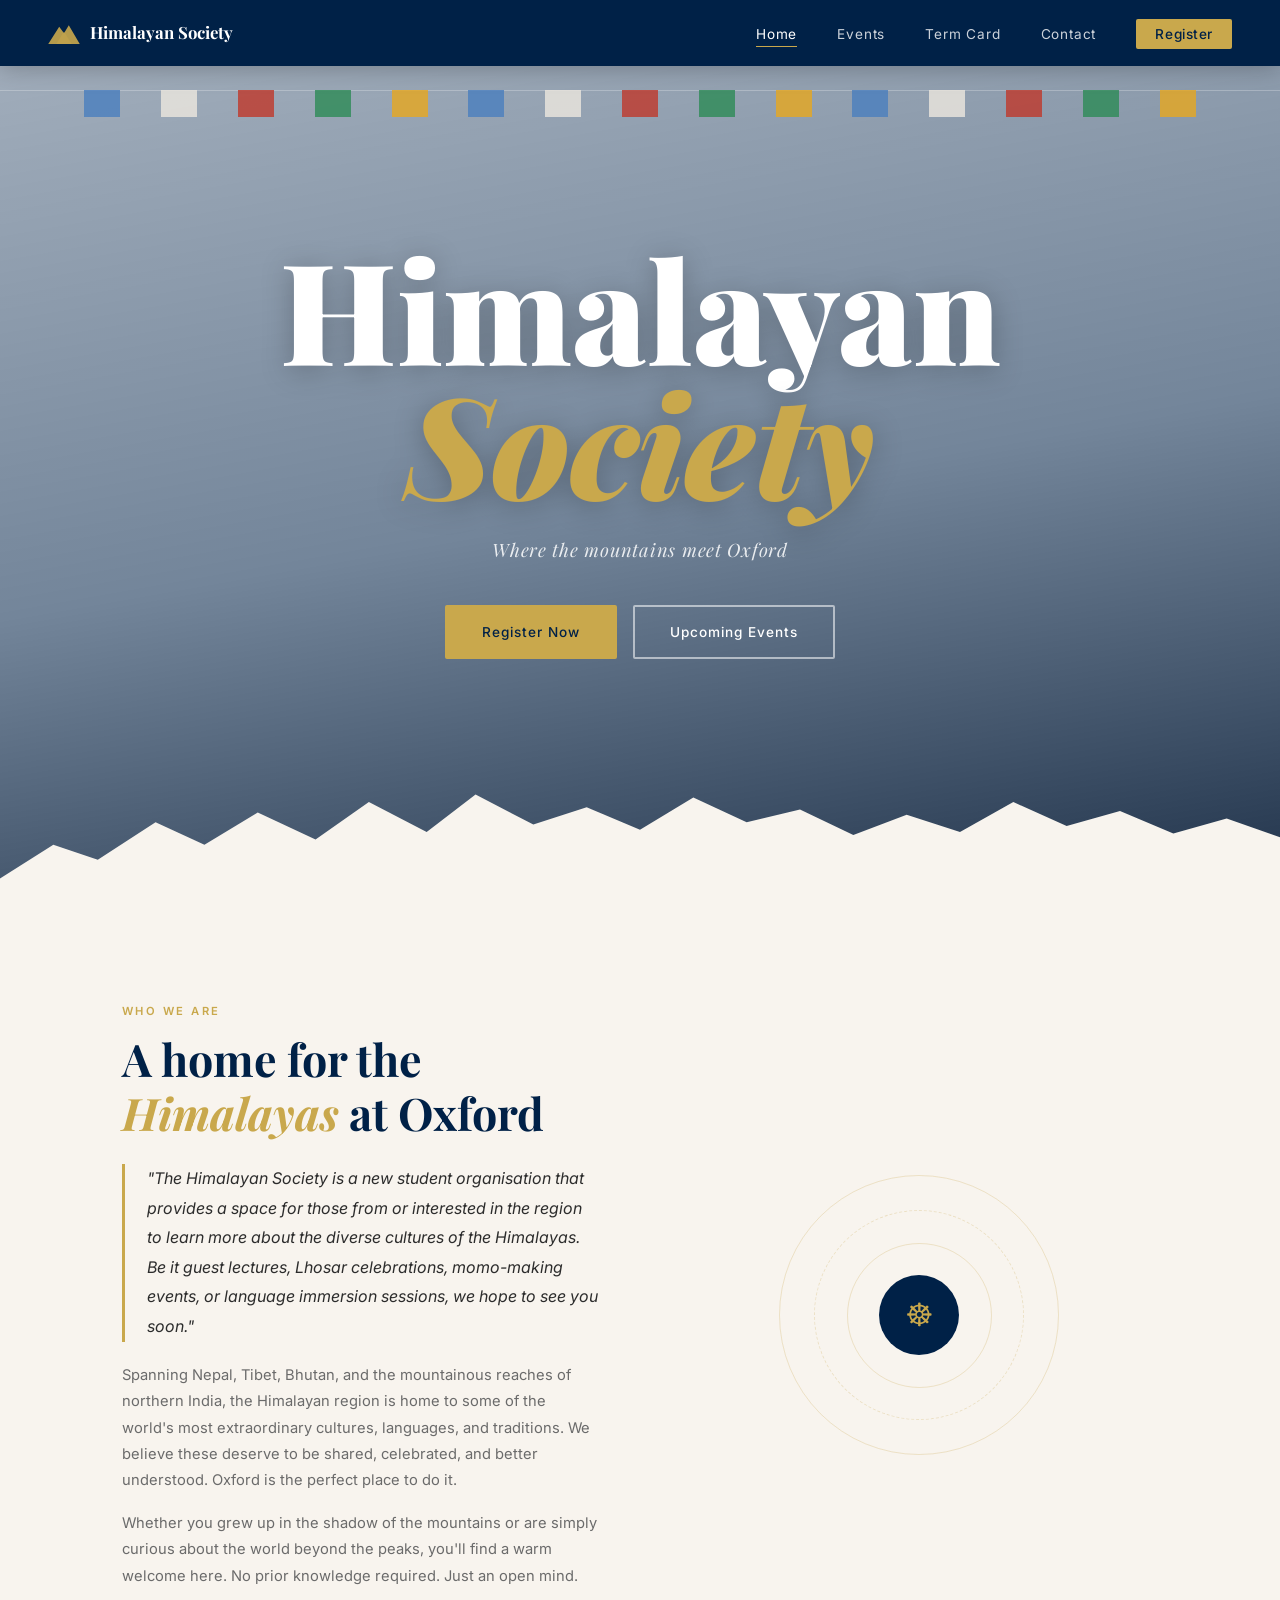
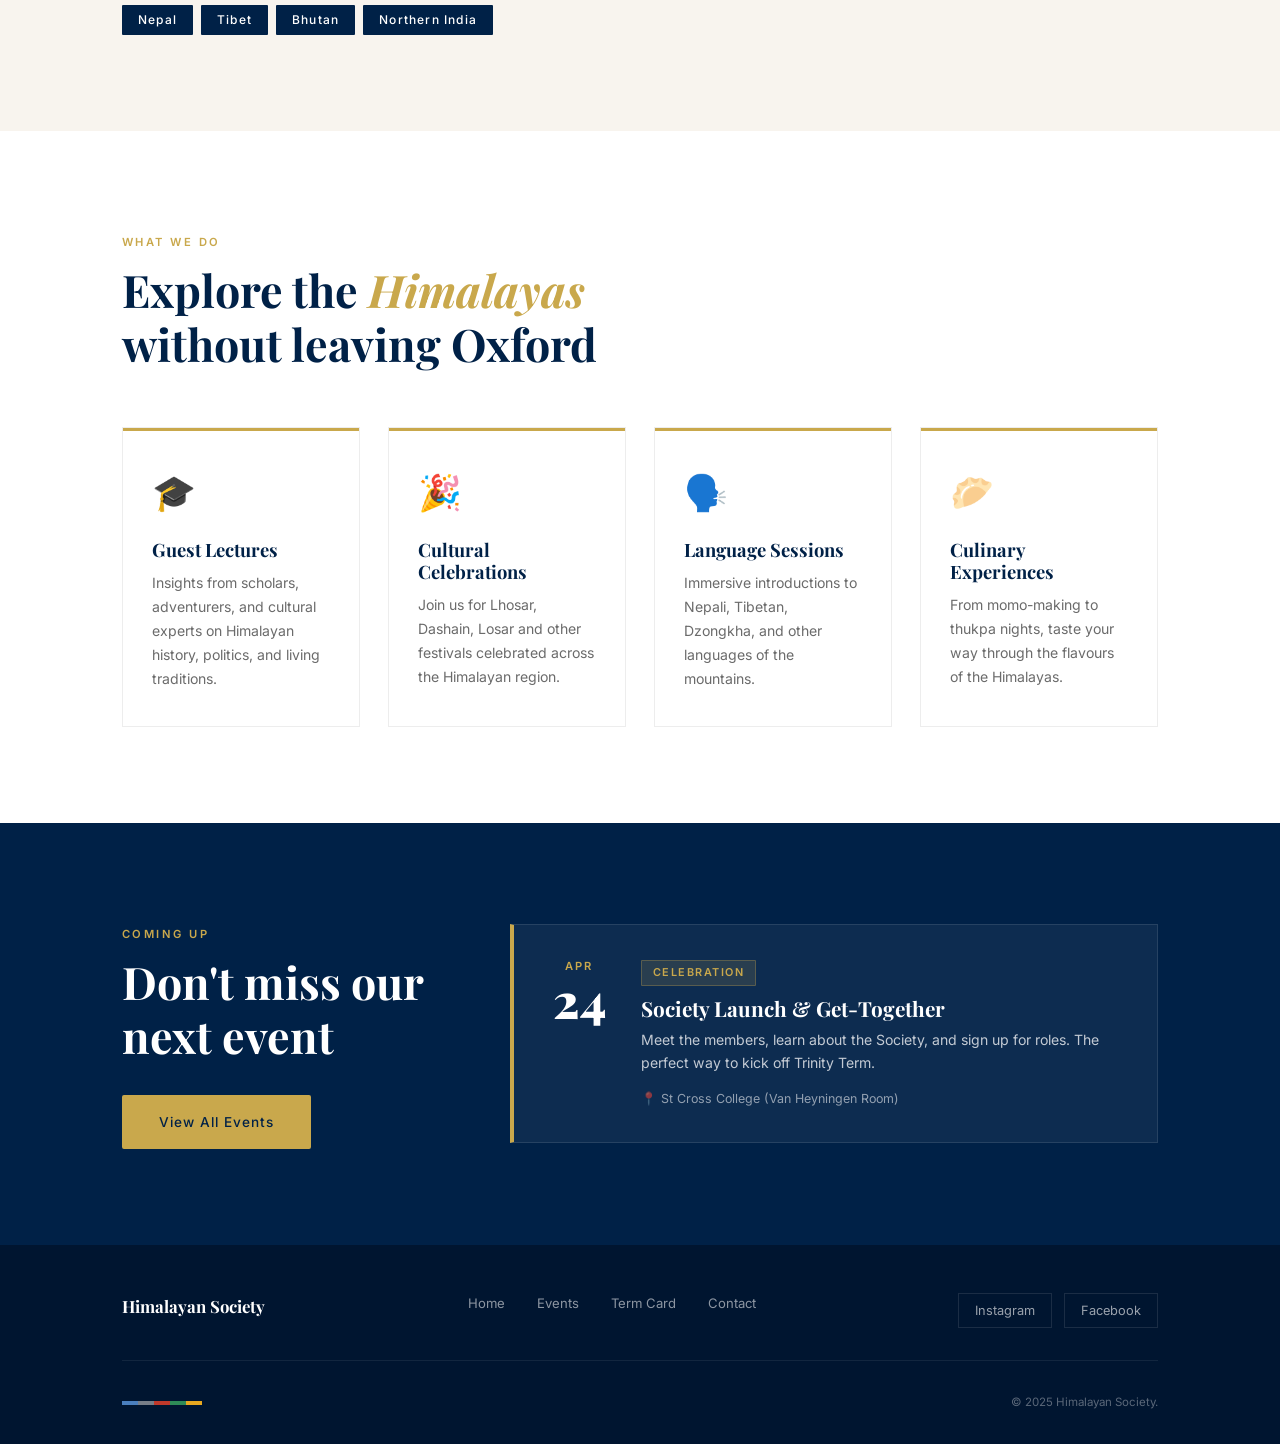
<file: index.html>
<!DOCTYPE html>
<html lang="en">
<head>
  <meta charset="UTF-8" />
  <meta name="viewport" content="width=device-width, initial-scale=1.0" />
  <title>Himalayan Society</title>
  <link rel="preconnect" href="https://fonts.googleapis.com" />
  <link rel="preconnect" href="https://fonts.gstatic.com" crossorigin />
  <link href="https://fonts.googleapis.com/css2?family=Playfair+Display:ital,wght@0,400;0,700;0,900;1,400&family=Inter:wght@300;400;500;600&display=swap" rel="stylesheet" />
  <link rel="icon" type="image/svg+xml" href="favicon.svg" />
  <link rel="stylesheet" href="css/style.css" />
</head>
<body>

  <!-- Navigation -->
  <nav class="navbar" id="navbar">
    <a href="index.html" class="nav-logo">
      <svg class="logo-mountain" viewBox="0 0 40 28" fill="none" xmlns="http://www.w3.org/2000/svg">
        <path d="M0 28 L14 6 L20 14 L26 4 L40 28 Z" fill="currentColor" opacity="0.9"/>
        <path d="M10 28 L20 12 L30 28 Z" fill="currentColor" opacity="0.5"/>
      </svg>
      <span>Himalayan Society</span>
    </a>
    <ul class="nav-links" id="navLinks">
      <li><a href="index.html" class="active">Home</a></li>
      <li><a href="events.html">Events</a></li>
      <li><a href="termcard.html">Term Card</a></li>
      <li><a href="contact.html">Contact</a></li>
      <li><a href="https://forms.office.com/pages/responsepage.aspx?id=G96VzPWXk0-0uv5ouFLPkbThJP8VWiFGutqd9GzmrXRUQklOUDNMNTVOVUVBR1A0MFYySkZDRlcwTS4u&route=shorturl" class="nav-register" target="_blank" rel="noopener">Register</a></li>
    </ul>
    <button class="nav-toggle" id="navToggle" aria-label="Toggle menu">
      <span></span><span></span><span></span>
    </button>
  </nav>

  <!-- Hero -->
  <section class="hero">
    <div class="hero-bg"></div>
    <div class="hero-overlay"></div>

    <!-- Prayer flag rope -->
    <div class="prayer-rope" aria-hidden="true">
      <div class="rope-line"></div>
      <div class="flags-container">
        <span class="flag f-blue"></span>
        <span class="flag f-white"></span>
        <span class="flag f-red"></span>
        <span class="flag f-green"></span>
        <span class="flag f-yellow"></span>
        <span class="flag f-blue"></span>
        <span class="flag f-white"></span>
        <span class="flag f-red"></span>
        <span class="flag f-green"></span>
        <span class="flag f-yellow"></span>
        <span class="flag f-blue"></span>
        <span class="flag f-white"></span>
        <span class="flag f-red"></span>
        <span class="flag f-green"></span>
        <span class="flag f-yellow"></span>
      </div>
    </div>

    <div class="hero-content" id="heroContent">
      <!-- <p class="hero-eyebrow">University of Oxford</p> -->
      <h1 class="hero-title">Himalayan<br /><em>Society</em></h1>
      <p class="hero-tagline">Where the mountains meet Oxford</p>
      <div class="hero-cta">
        <a href="https://forms.office.com/pages/responsepage.aspx?id=G96VzPWXk0-0uv5ouFLPkbThJP8VWiFGutqd9GzmrXRUQklOUDNMNTVOVUVBR1A0MFYySkZDRlcwTS4u&route=shorturl" class="btn btn-gold" target="_blank" rel="noopener">Register Now</a>
        <a href="events.html" class="btn btn-ghost">Upcoming Events</a>
      </div>
    </div>

    <!-- Mountain silhouette -->
    <div class="mountain-edge" aria-hidden="true">
      <svg viewBox="0 0 1440 160" preserveAspectRatio="none" xmlns="http://www.w3.org/2000/svg">
        <path d="M0,160 L0,130 L60,85 L110,105 L175,55 L230,85 L290,42 L355,78 L415,28 L480,68 L535,18 L600,58 L660,35 L720,65 L780,22 L840,55 L900,38 L960,72 L1020,45 L1080,68 L1140,28 L1200,60 L1260,40 L1320,70 L1380,50 L1440,75 L1440,160 Z" fill="currentColor"/>
      </svg>
    </div>
  </section>

  <!-- About -->
  <section class="about" id="about">
    <div class="container">
      <div class="about-grid">
        <div class="about-text" data-animate>
          <span class="label">Who We Are</span>
          <h2>A home for the <em>Himalayas</em> at Oxford</h2>
          <blockquote>
            "The Himalayan Society is a new student organisation that provides a space for those from or interested in the region to learn more about the diverse cultures of the Himalayas. Be it guest lectures, Lhosar celebrations, momo-making events, or language immersion sessions, we hope to see you soon."
          </blockquote>
          <p class="about-body">
            Spanning Nepal, Tibet, Bhutan, and the mountainous reaches of northern India, the Himalayan region is home to some of the world's most extraordinary cultures, languages, and traditions. We believe these deserve to be shared, celebrated, and better understood. Oxford is the perfect place to do it.
          </p>
          <p class="about-body">
            Whether you grew up in the shadow of the mountains or are simply curious about the world beyond the peaks, you'll find a warm welcome here. No prior knowledge required. Just an open mind.
          </p>
          <div class="region-tags">
            <span>Nepal</span>
            <span>Tibet</span>
            <span>Bhutan</span>
            <span>Northern India</span>
          </div>
        </div>
        <div class="about-visual" data-animate>
          <div class="mandala">
            <div class="mandala-ring r1"></div>
            <div class="mandala-ring r2"></div>
            <div class="mandala-ring r3"></div>
            <div class="mandala-center">
              <span class="mandala-symbol">☸&#xFE0E;</span>
            </div>
          </div>
        </div>
      </div>
    </div>
  </section>

  <!-- What We Do -->
  <section class="activities">
    <div class="container">
      <div class="section-head">
        <span class="label">What We Do</span>
        <h2>Explore the <em>Himalayas</em><br />without leaving Oxford</h2>
      </div>
      <div class="activity-grid">
        <div class="activity-card" data-animate>
          <div class="card-accent"></div>
          <div class="card-icon">🎓</div>
          <h3>Guest Lectures</h3>
          <p>Insights from scholars, adventurers, and cultural experts on Himalayan history, politics, and living traditions.</p>
        </div>
        <div class="activity-card" data-animate>
          <div class="card-accent"></div>
          <div class="card-icon">🎉</div>
          <h3>Cultural Celebrations</h3>
          <p>Join us for Lhosar, Dashain, Losar and other festivals celebrated across the Himalayan region.</p>
        </div>
        <div class="activity-card" data-animate>
          <div class="card-accent"></div>
          <div class="card-icon">🗣️</div>
          <h3>Language Sessions</h3>
          <p>Immersive introductions to Nepali, Tibetan, Dzongkha, and other languages of the mountains.</p>
        </div>
        <div class="activity-card" data-animate>
          <div class="card-accent"></div>
          <div class="card-icon">🥟</div>
          <h3>Culinary Experiences</h3>
          <p>From momo-making to thukpa nights, taste your way through the flavours of the Himalayas.</p>
        </div>
      </div>
    </div>
  </section>

  <!-- Events teaser -->
  <section class="events-teaser">
    <div class="container">
      <div class="teaser-inner" data-animate>
        <div class="teaser-text">
          <span class="label">Coming Up</span>
          <h2>Don't miss our<br />next event</h2>
          <a href="events.html" class="btn btn-gold">View All Events</a>
        </div>
        <div class="teaser-card">
          <div class="event-date">
            <span class="month">Apr</span>
            <span class="day">24</span>
          </div>
          <div class="event-body">
            <span class="event-tag">Celebration</span>
            <h3>Society Launch &amp; Get-Together</h3>
            <p>Meet the members, learn about the Society, and sign up for roles. The perfect way to kick off Trinity Term.</p>
            <span class="event-location">📍 St Cross College (Van Heyningen Room)</span>
          </div>
        </div>
      </div>
    </div>
  </section>

  <!-- Footer -->
  <footer>
    <div class="container">
      <div class="footer-grid">
        <div class="footer-brand">
          <p class="footer-name">Himalayan Society</p>
          <!-- <p class="footer-sub">University of Oxford</p> -->
        </div>
        <nav class="footer-nav">
          <a href="index.html">Home</a>
          <a href="events.html">Events</a>
          <a href="termcard.html">Term Card</a>
          <a href="contact.html">Contact</a>
        </nav>
        <div class="footer-social">
          <a href="#" class="social-btn">Instagram</a>
          <a href="#" class="social-btn">Facebook</a>
        </div>
      </div>
      <div class="footer-bottom">
        <div class="prayer-strip" aria-hidden="true">
          <span class="ps blue"></span><span class="ps white"></span><span class="ps red"></span><span class="ps green"></span><span class="ps yellow"></span>
        </div>
        <p>© 2025 Himalayan Society.</p>
      </div>
    </div>
  </footer>

  <script src="js/main.js"></script>
</body>
</html>
</file>
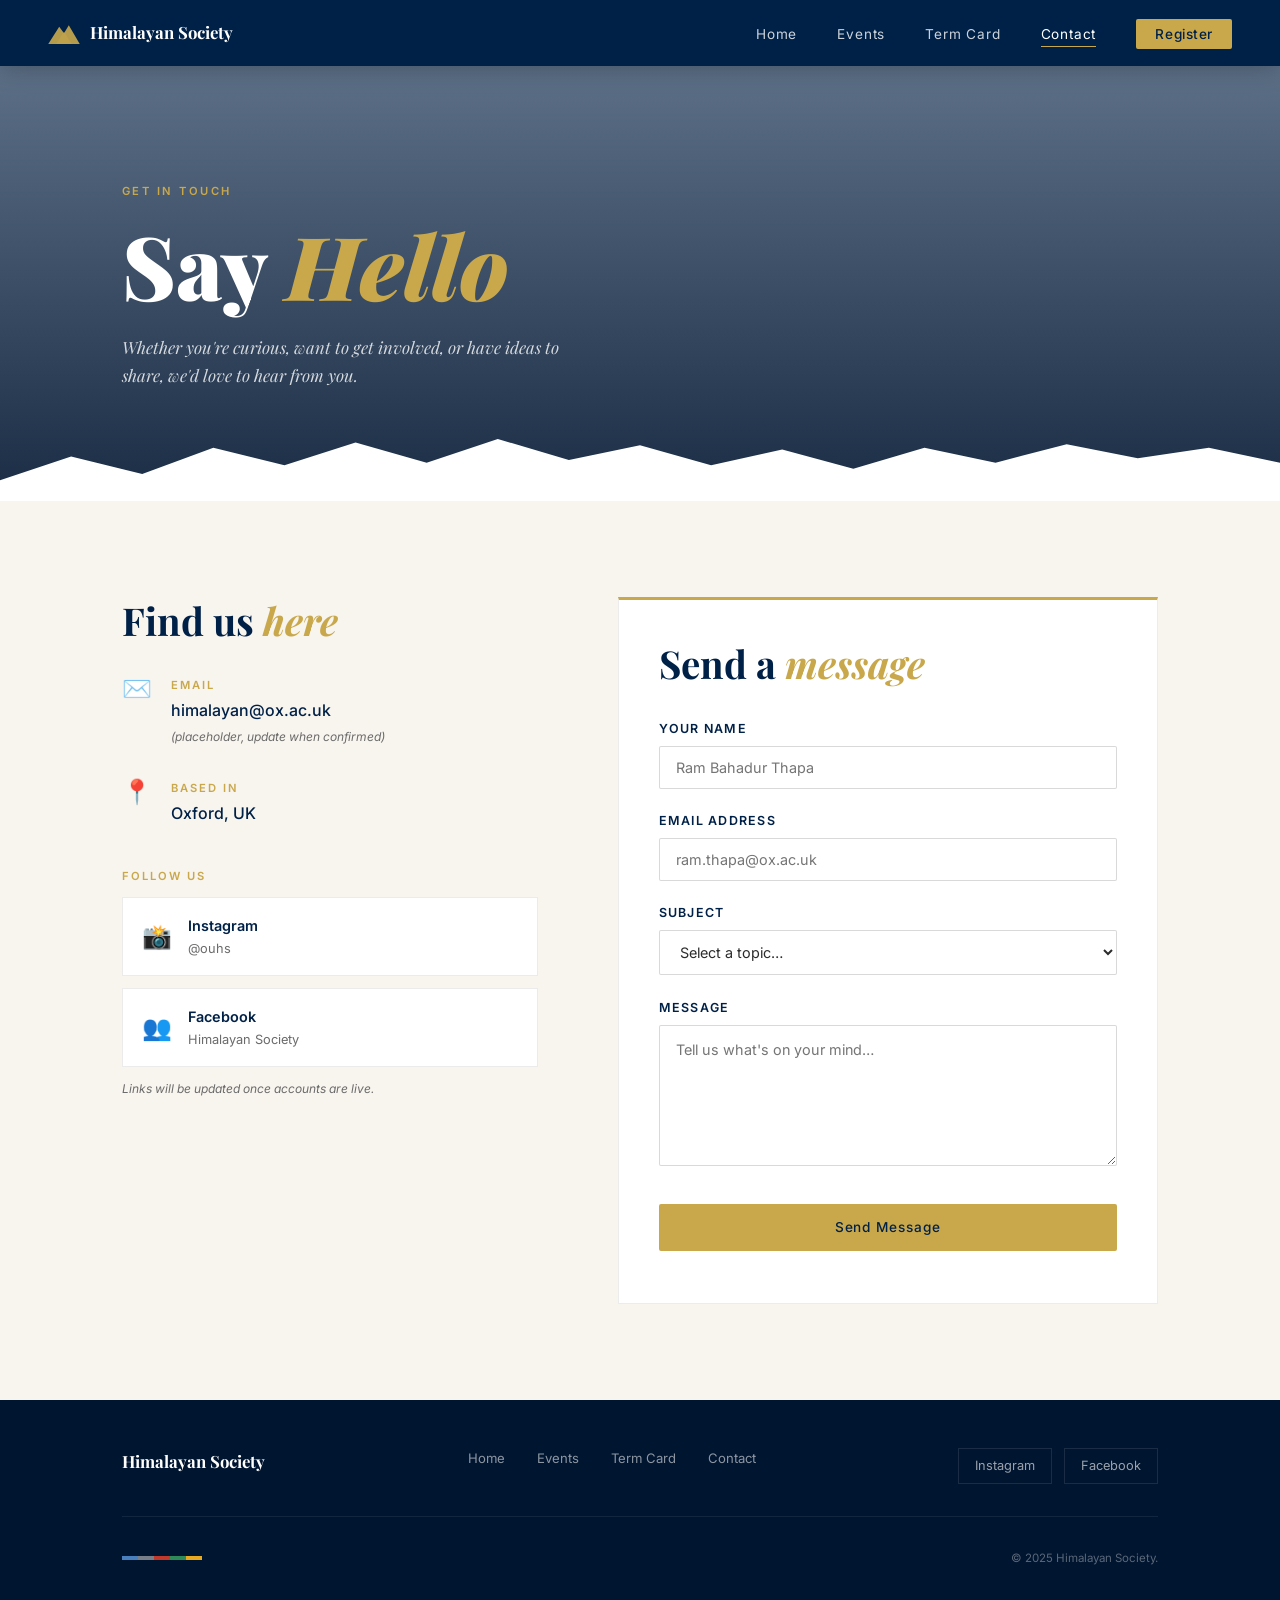
<file: contact.html>
<!DOCTYPE html>
<html lang="en">
<head>
  <meta charset="UTF-8" />
  <meta name="viewport" content="width=device-width, initial-scale=1.0" />
  <title>Contact | Himalayan Society</title>
  <link rel="preconnect" href="https://fonts.googleapis.com" />
  <link rel="preconnect" href="https://fonts.gstatic.com" crossorigin />
  <link href="https://fonts.googleapis.com/css2?family=Playfair+Display:ital,wght@0,400;0,700;0,900;1,400&family=Inter:wght@300;400;500;600&display=swap" rel="stylesheet" />
  <link rel="icon" type="image/svg+xml" href="favicon.svg" />
  <link rel="stylesheet" href="css/style.css" />
</head>
<body>

  <!-- Navigation -->
  <nav class="navbar scrolled" id="navbar">
    <a href="index.html" class="nav-logo">
      <svg class="logo-mountain" viewBox="0 0 40 28" fill="none" xmlns="http://www.w3.org/2000/svg">
        <path d="M0 28 L14 6 L20 14 L26 4 L40 28 Z" fill="currentColor" opacity="0.9"/>
        <path d="M10 28 L20 12 L30 28 Z" fill="currentColor" opacity="0.5"/>
      </svg>
      <span>Himalayan Society</span>
    </a>
    <ul class="nav-links" id="navLinks">
      <li><a href="index.html">Home</a></li>
      <li><a href="events.html">Events</a></li>
      <li><a href="termcard.html">Term Card</a></li>
      <li><a href="contact.html" class="active">Contact</a></li>
      <li><a href="https://forms.office.com/pages/responsepage.aspx?id=G96VzPWXk0-0uv5ouFLPkbThJP8VWiFGutqd9GzmrXRUQklOUDNMNTVOVUVBR1A0MFYySkZDRlcwTS4u&route=shorturl" class="nav-register" target="_blank" rel="noopener">Register</a></li>
    </ul>
    <button class="nav-toggle" id="navToggle" aria-label="Toggle menu">
      <span></span><span></span><span></span>
    </button>
  </nav>

  <!-- Page Header -->
  <header class="page-header">
    <div class="page-header-bg contact-bg"></div>
    <div class="page-header-overlay"></div>
    <div class="container page-header-content">
      <span class="label">Get in Touch</span>
      <h1>Say <em>Hello</em></h1>
      <p>Whether you're curious, want to get involved, or have ideas to share, we'd love to hear from you.</p>
    </div>
    <div class="mountain-edge small" aria-hidden="true">
      <svg viewBox="0 0 1440 80" preserveAspectRatio="none" xmlns="http://www.w3.org/2000/svg">
        <path d="M0,80 L0,55 L80,28 L160,48 L240,18 L320,38 L400,12 L480,35 L560,8 L640,32 L720,15 L800,38 L880,20 L960,42 L1040,18 L1120,35 L1200,14 L1280,30 L1360,18 L1440,35 L1440,80 Z" fill="currentColor"/>
      </svg>
    </div>
  </header>

  <!-- Contact Section -->
  <section class="contact-section">
    <div class="container">
      <div class="contact-grid">

        <!-- Info -->
        <div class="contact-info" data-animate>
          <h2>Find us <em>here</em></h2>

          <div class="contact-item">
            <div class="ci-icon">✉️</div>
            <div>
              <p class="ci-label">Email</p>
              <a href="mailto:himalayan@ox.ac.uk" class="ci-value">himalayan@ox.ac.uk</a>
              <p class="ci-note">(placeholder, update when confirmed)</p>
            </div>
          </div>

          <div class="contact-item">
            <div class="ci-icon">📍</div>
            <div>
              <p class="ci-label">Based in</p>
              <p class="ci-value">Oxford, UK</p>
            </div>
          </div>

          <div class="contact-socials">
            <p class="ci-label">Follow Us</p>
            <div class="social-row">
              <a href="#" class="social-card">
                <span class="sc-icon">📸</span>
                <div>
                  <p class="sc-name">Instagram</p>
                  <p class="sc-handle">@ouhs</p>
                </div>
              </a>
              <a href="#" class="social-card">
                <span class="sc-icon">👥</span>
                <div>
                  <p class="sc-name">Facebook</p>
                  <p class="sc-handle">Himalayan Society</p>
                </div>
              </a>
            </div>
            <p class="ci-note">Links will be updated once accounts are live.</p>
          </div>
        </div>

        <!-- Form -->
        <div class="contact-form-wrap" data-animate>
          <h2>Send a <em>message</em></h2>
          <form class="contact-form" id="contactForm">
            <div class="form-group">
              <label for="name">Your Name</label>
              <input type="text" id="name" name="name" placeholder="Ram Bahadur Thapa" required />
            </div>
            <div class="form-group">
              <label for="email">Email Address</label>
              <input type="email" id="email" name="email" placeholder="ram.thapa@ox.ac.uk" required />
            </div>
            <div class="form-group">
              <label for="subject">Subject</label>
              <select id="subject" name="subject">
                <option value="">Select a topic…</option>
                <option value="general">General Enquiry</option>
                <option value="events">Events &amp; Programmes</option>
                <option value="membership">Membership</option>
                <option value="collaboration">Collaboration / Partnership</option>
                <option value="other">Other</option>
              </select>
            </div>
            <div class="form-group">
              <label for="message">Message</label>
              <textarea id="message" name="message" rows="5" placeholder="Tell us what's on your mind…" required></textarea>
            </div>
            <button type="submit" class="btn btn-gold form-submit">Send Message</button>
            <p class="form-note" id="formNote"></p>
          </form>
        </div>

      </div>
    </div>
  </section>

  <!-- Footer -->
  <footer>
    <div class="container">
      <div class="footer-grid">
        <div class="footer-brand">
          <p class="footer-name">Himalayan Society</p>
          <!-- <p class="footer-sub">University of Oxford</p> -->
        </div>
        <nav class="footer-nav">
          <a href="index.html">Home</a>
          <a href="events.html">Events</a>
          <a href="termcard.html">Term Card</a>
          <a href="contact.html">Contact</a>
        </nav>
        <div class="footer-social">
          <a href="#" class="social-btn">Instagram</a>
          <a href="#" class="social-btn">Facebook</a>
        </div>
      </div>
      <div class="footer-bottom">
        <div class="prayer-strip" aria-hidden="true">
          <span class="ps blue"></span><span class="ps white"></span><span class="ps red"></span><span class="ps green"></span><span class="ps yellow"></span>
        </div>
        <p>© 2025 Himalayan Society.</p>
      </div>
    </div>
  </footer>

  <script src="js/main.js"></script>
</body>
</html>
</file>
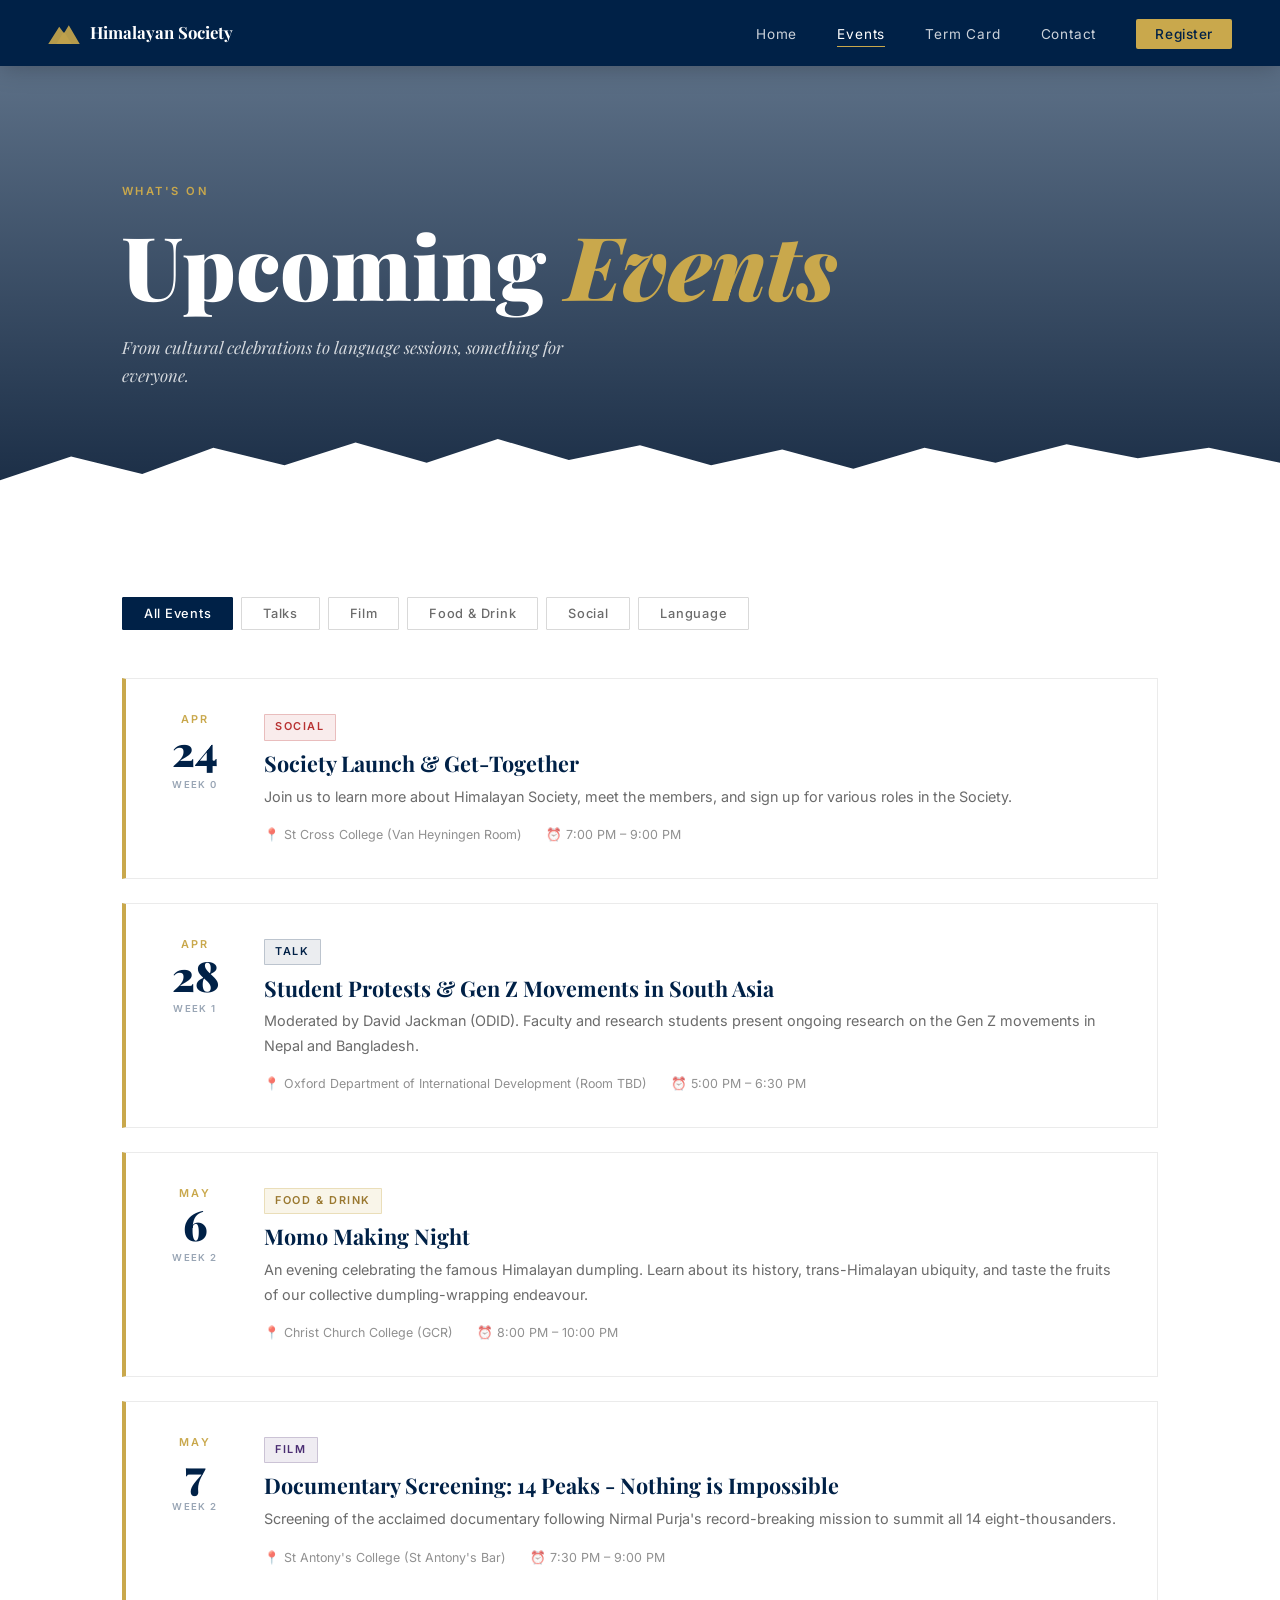
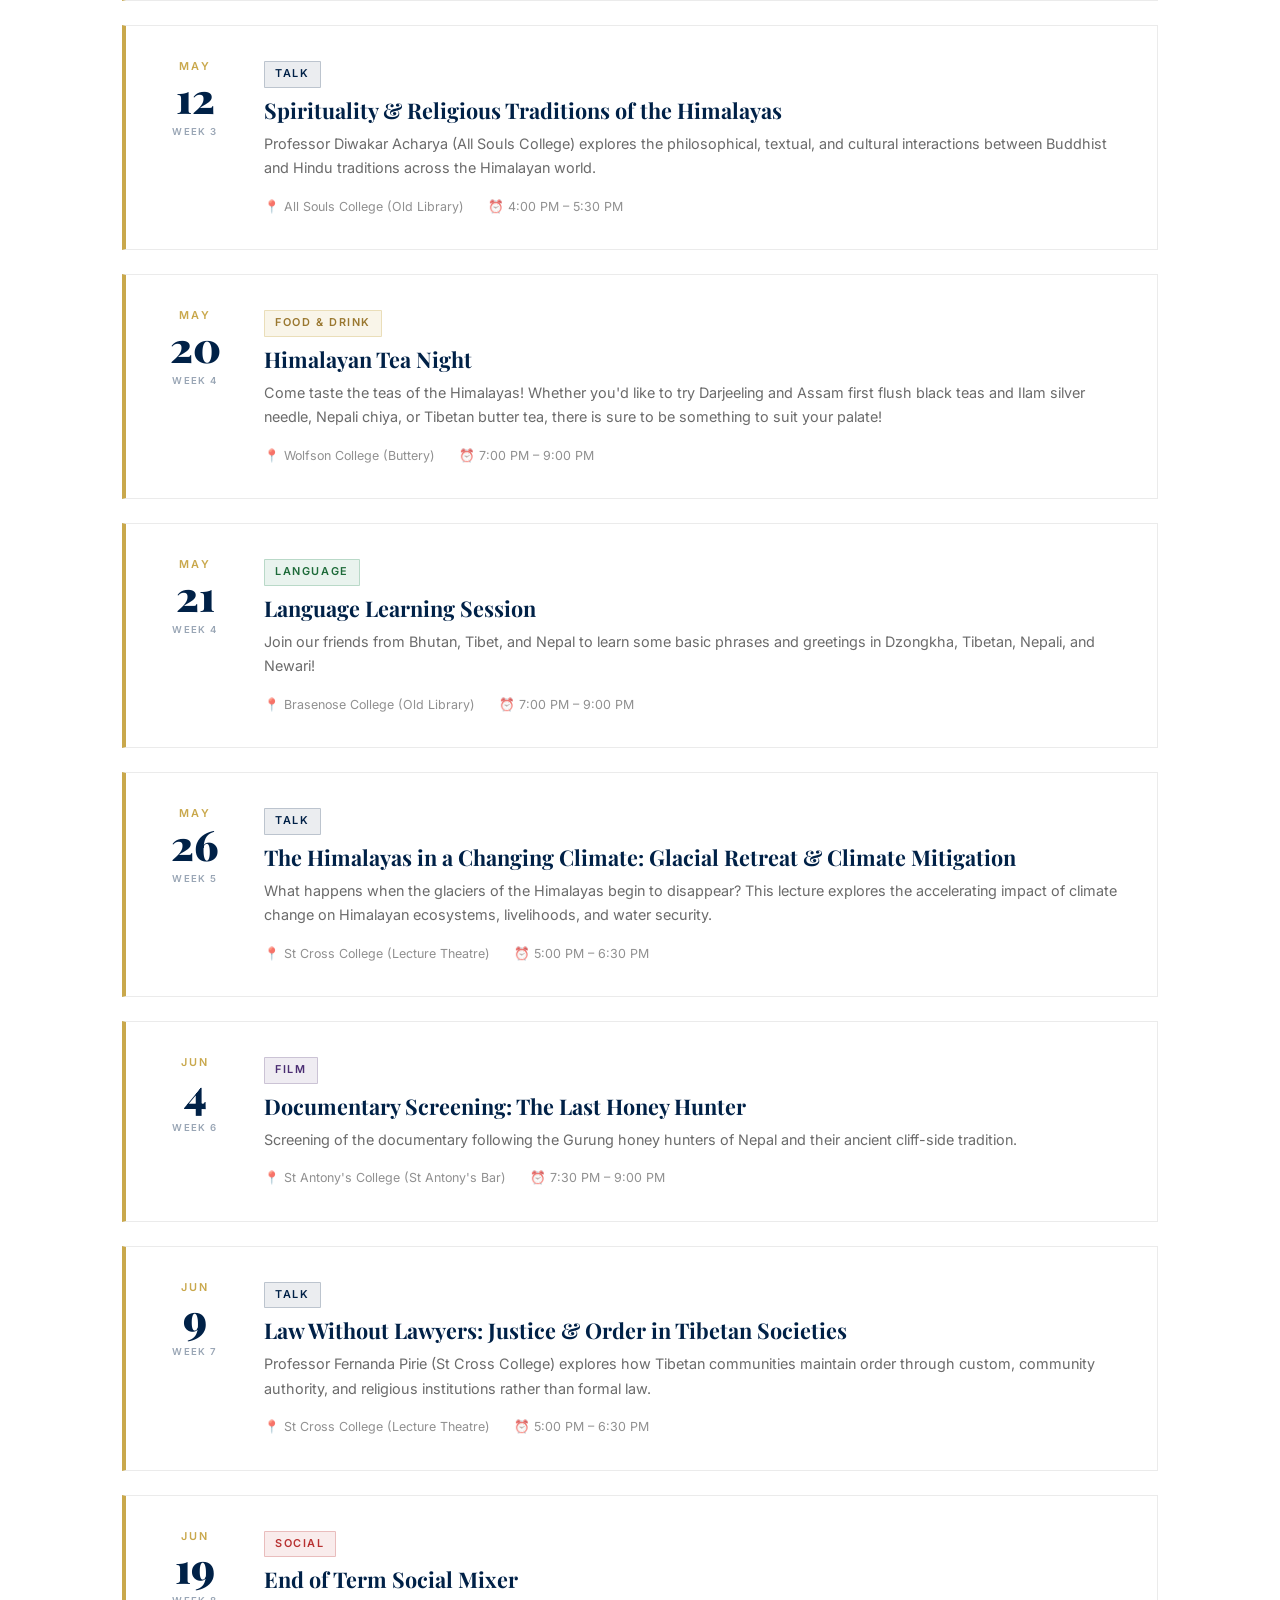
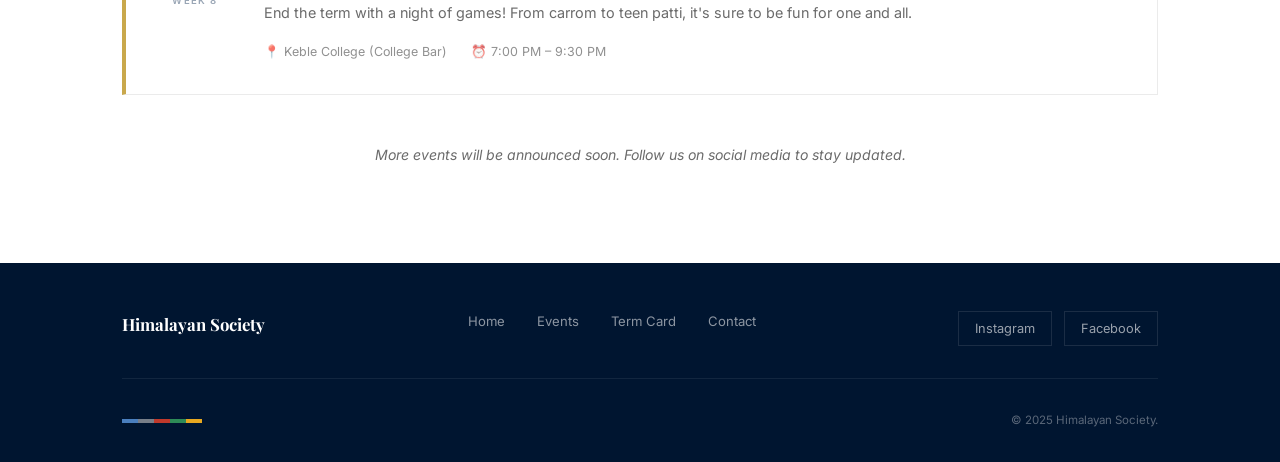
<file: events.html>
<!DOCTYPE html>
<html lang="en">
<head>
  <meta charset="UTF-8" />
  <meta name="viewport" content="width=device-width, initial-scale=1.0" />
  <title>Events | Himalayan Society</title>
  <link rel="preconnect" href="https://fonts.googleapis.com" />
  <link rel="preconnect" href="https://fonts.gstatic.com" crossorigin />
  <link href="https://fonts.googleapis.com/css2?family=Playfair+Display:ital,wght@0,400;0,700;0,900;1,400&family=Inter:wght@300;400;500;600&display=swap" rel="stylesheet" />
  <link rel="icon" type="image/svg+xml" href="favicon.svg" />
  <link rel="stylesheet" href="css/style.css" />
</head>
<body>

  <!-- Navigation -->
  <nav class="navbar scrolled" id="navbar">
    <a href="index.html" class="nav-logo">
      <svg class="logo-mountain" viewBox="0 0 40 28" fill="none" xmlns="http://www.w3.org/2000/svg">
        <path d="M0 28 L14 6 L20 14 L26 4 L40 28 Z" fill="currentColor" opacity="0.9"/>
        <path d="M10 28 L20 12 L30 28 Z" fill="currentColor" opacity="0.5"/>
      </svg>
      <span>Himalayan Society</span>
    </a>
    <ul class="nav-links" id="navLinks">
      <li><a href="index.html">Home</a></li>
      <li><a href="events.html" class="active">Events</a></li>
      <li><a href="termcard.html">Term Card</a></li>
      <li><a href="contact.html">Contact</a></li>
      <li><a href="https://forms.office.com/pages/responsepage.aspx?id=G96VzPWXk0-0uv5ouFLPkbThJP8VWiFGutqd9GzmrXRUQklOUDNMNTVOVUVBR1A0MFYySkZDRlcwTS4u&route=shorturl" class="nav-register" target="_blank" rel="noopener">Register</a></li>
    </ul>
    <button class="nav-toggle" id="navToggle" aria-label="Toggle menu">
      <span></span><span></span><span></span>
    </button>
  </nav>

  <!-- Page Header -->
  <header class="page-header">
    <div class="page-header-bg"></div>
    <div class="page-header-overlay"></div>
    <div class="container page-header-content">
      <span class="label">What's On</span>
      <h1>Upcoming <em>Events</em></h1>
      <p>From cultural celebrations to language sessions, something for everyone.</p>
    </div>
    <div class="mountain-edge small" aria-hidden="true">
      <svg viewBox="0 0 1440 80" preserveAspectRatio="none" xmlns="http://www.w3.org/2000/svg">
        <path d="M0,80 L0,55 L80,28 L160,48 L240,18 L320,38 L400,12 L480,35 L560,8 L640,32 L720,15 L800,38 L880,20 L960,42 L1040,18 L1120,35 L1200,14 L1280,30 L1360,18 L1440,35 L1440,80 Z" fill="currentColor"/>
      </svg>
    </div>
  </header>

  <!-- Events List -->
  <section class="events-list">
    <div class="container">

      <!-- Filter tabs -->
      <div class="filter-tabs">
        <button class="filter-btn active" data-filter="all">All Events</button>
        <button class="filter-btn" data-filter="talk">Talks</button>
        <button class="filter-btn" data-filter="film">Film</button>
        <button class="filter-btn" data-filter="food">Food &amp; Drink</button>
        <button class="filter-btn" data-filter="social">Social</button>
        <button class="filter-btn" data-filter="language">Language</button>
      </div>

      <!-- Event Cards -->
      <div class="events-grid">

        <article class="event-card" data-category="social" data-animate>
          <div class="ec-date">
            <span class="ec-month">Apr</span>
            <span class="ec-day">24</span>
            <span class="ec-week">Week 0</span>
          </div>
          <div class="ec-body">
            <span class="event-tag social">Social</span>
            <h2>Society Launch &amp; Get-Together</h2>
            <p>Join us to learn more about Himalayan Society, meet the members, and sign up for various roles in the Society.</p>
            <div class="ec-meta">
              <span>📍 St Cross College (Van Heyningen Room)</span>
              <span>⏰ 7:00 PM – 9:00 PM</span>
            </div>
          </div>
        </article>

        <article class="event-card" data-category="talk" data-animate>
          <div class="ec-date">
            <span class="ec-month">Apr</span>
            <span class="ec-day">28</span>
            <span class="ec-week">Week 1</span>
          </div>
          <div class="ec-body">
            <span class="event-tag talk">Talk</span>
            <h2>Student Protests &amp; Gen Z Movements in South Asia</h2>
            <p>Moderated by David Jackman (ODID). Faculty and research students present ongoing research on the Gen Z movements in Nepal and Bangladesh.</p>
            <div class="ec-meta">
              <span>📍 Oxford Department of International Development (Room TBD)</span>
              <span>⏰ 5:00 PM – 6:30 PM</span>
            </div>
          </div>
        </article>

        <article class="event-card" data-category="food" data-animate>
          <div class="ec-date">
            <span class="ec-month">May</span>
            <span class="ec-day">6</span>
            <span class="ec-week">Week 2</span>
          </div>
          <div class="ec-body">
            <span class="event-tag food">Food &amp; Drink</span>
            <h2>Momo Making Night</h2>
            <p>An evening celebrating the famous Himalayan dumpling. Learn about its history, trans-Himalayan ubiquity, and taste the fruits of our collective dumpling-wrapping endeavour.</p>
            <div class="ec-meta">
              <span>📍 Christ Church College (GCR)</span>
              <span>⏰ 8:00 PM – 10:00 PM</span>
            </div>
          </div>
        </article>

        <article class="event-card" data-category="film" data-animate>
          <div class="ec-date">
            <span class="ec-month">May</span>
            <span class="ec-day">7</span>
            <span class="ec-week">Week 2</span>
          </div>
          <div class="ec-body">
            <span class="event-tag film">Film</span>
            <h2>Documentary Screening: 14 Peaks - Nothing is Impossible</h2>
            <p>Screening of the acclaimed documentary following Nirmal Purja's record-breaking mission to summit all 14 eight-thousanders.</p>
            <div class="ec-meta">
              <span>📍 St Antony's College (St Antony's Bar)</span>
              <span>⏰ 7:30 PM – 9:00 PM</span>
            </div>
          </div>
        </article>

        <article class="event-card" data-category="talk" data-animate>
          <div class="ec-date">
            <span class="ec-month">May</span>
            <span class="ec-day">12</span>
            <span class="ec-week">Week 3</span>
          </div>
          <div class="ec-body">
            <span class="event-tag talk">Talk</span>
            <h2>Spirituality &amp; Religious Traditions of the Himalayas</h2>
            <p>Professor Diwakar Acharya (All Souls College) explores the philosophical, textual, and cultural interactions between Buddhist and Hindu traditions across the Himalayan world.</p>
            <div class="ec-meta">
              <span>📍 All Souls College (Old Library)</span>
              <span>⏰ 4:00 PM – 5:30 PM</span>
            </div>
          </div>
        </article>

        <article class="event-card" data-category="food" data-animate>
          <div class="ec-date">
            <span class="ec-month">May</span>
            <span class="ec-day">20</span>
            <span class="ec-week">Week 4</span>
          </div>
          <div class="ec-body">
            <span class="event-tag food">Food &amp; Drink</span>
            <h2>Himalayan Tea Night</h2>
            <p>Come taste the teas of the Himalayas! Whether you'd like to try Darjeeling and Assam first flush black teas and Ilam silver needle, Nepali chiya, or Tibetan butter tea, there is sure to be something to suit your palate!</p>
            <div class="ec-meta">
              <span>📍 Wolfson College (Buttery)</span>
              <span>⏰ 7:00 PM – 9:00 PM</span>
            </div>
          </div>
        </article>

        <article class="event-card" data-category="language" data-animate>
          <div class="ec-date">
            <span class="ec-month">May</span>
            <span class="ec-day">21</span>
            <span class="ec-week">Week 4</span>
          </div>
          <div class="ec-body">
            <span class="event-tag language">Language</span>
            <h2>Language Learning Session</h2>
            <p>Join our friends from Bhutan, Tibet, and Nepal to learn some basic phrases and greetings in Dzongkha, Tibetan, Nepali, and Newari!</p>
            <div class="ec-meta">
              <span>📍 Brasenose College (Old Library)</span>
              <span>⏰ 7:00 PM – 9:00 PM</span>
            </div>
          </div>
        </article>

        <article class="event-card" data-category="talk" data-animate>
          <div class="ec-date">
            <span class="ec-month">May</span>
            <span class="ec-day">26</span>
            <span class="ec-week">Week 5</span>
          </div>
          <div class="ec-body">
            <span class="event-tag talk">Talk</span>
            <h2>The Himalayas in a Changing Climate: Glacial Retreat &amp; Climate Mitigation</h2>
            <p>What happens when the glaciers of the Himalayas begin to disappear? This lecture explores the accelerating impact of climate change on Himalayan ecosystems, livelihoods, and water security.</p>
            <div class="ec-meta">
              <span>📍 St Cross College (Lecture Theatre)</span>
              <span>⏰ 5:00 PM – 6:30 PM</span>
            </div>
          </div>
        </article>

        <article class="event-card" data-category="film" data-animate>
          <div class="ec-date">
            <span class="ec-month">Jun</span>
            <span class="ec-day">4</span>
            <span class="ec-week">Week 6</span>
          </div>
          <div class="ec-body">
            <span class="event-tag film">Film</span>
            <h2>Documentary Screening: The Last Honey Hunter</h2>
            <p>Screening of the documentary following the Gurung honey hunters of Nepal and their ancient cliff-side tradition.</p>
            <div class="ec-meta">
              <span>📍 St Antony's College (St Antony's Bar)</span>
              <span>⏰ 7:30 PM – 9:00 PM</span>
            </div>
          </div>
        </article>

        <article class="event-card" data-category="talk" data-animate>
          <div class="ec-date">
            <span class="ec-month">Jun</span>
            <span class="ec-day">9</span>
            <span class="ec-week">Week 7</span>
          </div>
          <div class="ec-body">
            <span class="event-tag talk">Talk</span>
            <h2>Law Without Lawyers: Justice &amp; Order in Tibetan Societies</h2>
            <p>Professor Fernanda Pirie (St Cross College) explores how Tibetan communities maintain order through custom, community authority, and religious institutions rather than formal law.</p>
            <div class="ec-meta">
              <span>📍 St Cross College (Lecture Theatre)</span>
              <span>⏰ 5:00 PM – 6:30 PM</span>
            </div>
          </div>
        </article>

        <article class="event-card" data-category="social" data-animate>
          <div class="ec-date">
            <span class="ec-month">Jun</span>
            <span class="ec-day">19</span>
            <span class="ec-week">Week 8</span>
          </div>
          <div class="ec-body">
            <span class="event-tag social">Social</span>
            <h2>End of Term Social Mixer</h2>
            <p>End the term with a night of games! From carrom to teen patti, it's sure to be fun for one and all.</p>
            <div class="ec-meta">
              <span>📍 Keble College (College Bar)</span>
              <span>⏰ 7:00 PM – 9:30 PM</span>
            </div>
          </div>
        </article>

      </div>
      </div>

      <p class="events-note">More events will be announced soon. Follow us on social media to stay updated.</p>

    </div>
  </section>

  <!-- Footer -->
  <footer>
    <div class="container">
      <div class="footer-grid">
        <div class="footer-brand">
          <p class="footer-name">Himalayan Society</p>
          <!-- <p class="footer-sub">University of Oxford</p> -->
        </div>
        <nav class="footer-nav">
          <a href="index.html">Home</a>
          <a href="events.html">Events</a>
          <a href="termcard.html">Term Card</a>
          <a href="contact.html">Contact</a>
        </nav>
        <div class="footer-social">
          <a href="#" class="social-btn">Instagram</a>
          <a href="#" class="social-btn">Facebook</a>
        </div>
      </div>
      <div class="footer-bottom">
        <div class="prayer-strip" aria-hidden="true">
          <span class="ps blue"></span><span class="ps white"></span><span class="ps red"></span><span class="ps green"></span><span class="ps yellow"></span>
        </div>
        <p>© 2025 Himalayan Society.</p>
      </div>
    </div>
  </footer>

  <script src="js/main.js"></script>
</body>
</html>
</file>
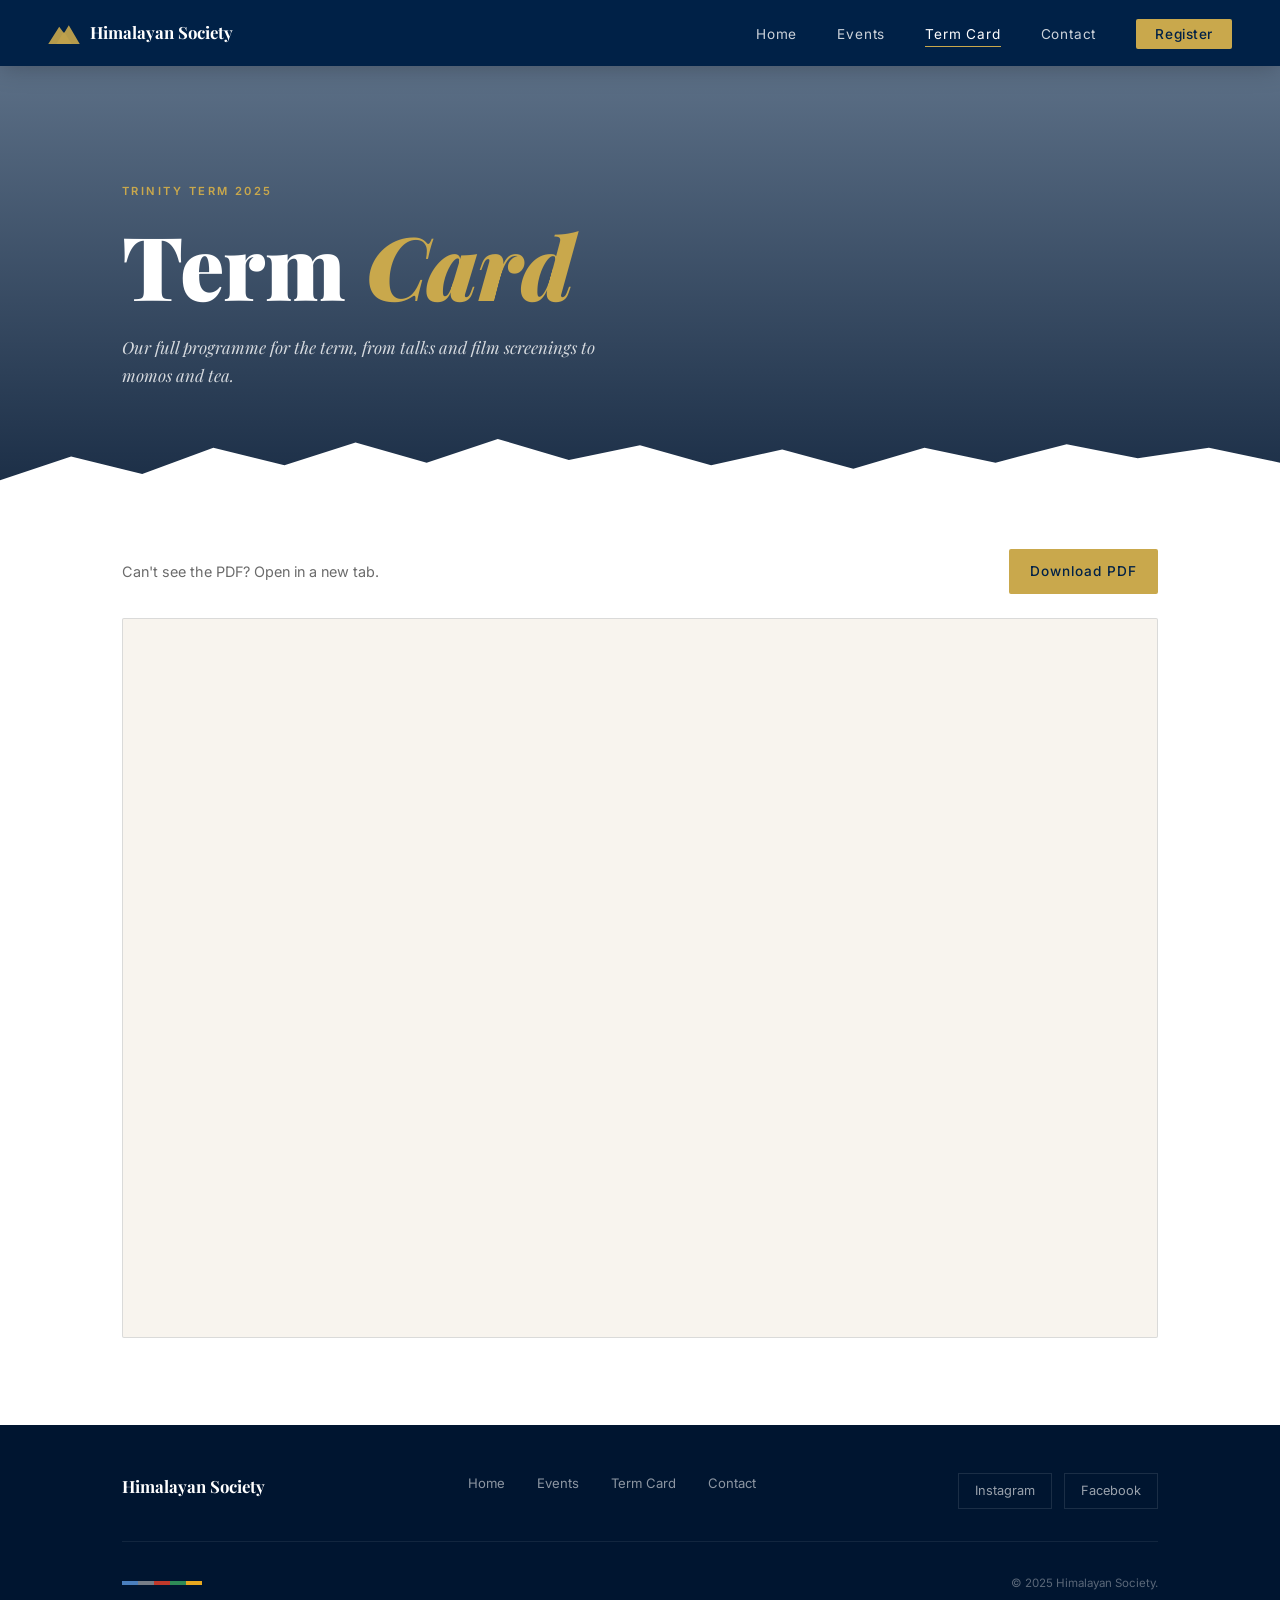
<file: termcard.html>
<!DOCTYPE html>
<html lang="en">
<head>
  <meta charset="UTF-8" />
  <meta name="viewport" content="width=device-width, initial-scale=1.0" />
  <title>Term Card | Himalayan Society</title>
  <link rel="preconnect" href="https://fonts.googleapis.com" />
  <link rel="preconnect" href="https://fonts.gstatic.com" crossorigin />
  <link href="https://fonts.googleapis.com/css2?family=Playfair+Display:ital,wght@0,400;0,700;0,900;1,400&family=Inter:wght@300;400;500;600&display=swap" rel="stylesheet" />
  <link rel="icon" type="image/svg+xml" href="favicon.svg" />
  <link rel="stylesheet" href="css/style.css" />
  <style>
    .termcard-section {
      padding: 3rem 0 5rem;
    }
    .termcard-toolbar {
      display: flex;
      align-items: center;
      justify-content: space-between;
      margin-bottom: 1.5rem;
    }
    .termcard-toolbar p {
      font-size: 0.9rem;
      color: var(--text-muted);
    }
    .termcard-embed {
      width: 100%;
      height: 80vh;
      min-height: 600px;
      border: 1px solid rgba(0,33,71,0.12);
      border-radius: 2px;
      background: var(--cream);
    }
    .termcard-fallback {
      display: none;
      text-align: center;
      padding: 4rem 2rem;
      background: var(--cream);
      border: 1px solid rgba(0,33,71,0.12);
      border-radius: 2px;
    }
    .termcard-fallback p {
      color: var(--text-muted);
      margin-bottom: 1.5rem;
    }
    @media (max-width: 600px) {
      .termcard-embed { height: 70vh; min-height: 400px; }
      .termcard-toolbar { flex-direction: column; align-items: flex-start; gap: 0.75rem; }
    }
  </style>
</head>
<body>

  <!-- Navigation -->
  <nav class="navbar scrolled" id="navbar">
    <a href="index.html" class="nav-logo">
      <svg class="logo-mountain" viewBox="0 0 40 28" fill="none" xmlns="http://www.w3.org/2000/svg">
        <path d="M0 28 L14 6 L20 14 L26 4 L40 28 Z" fill="currentColor" opacity="0.9"/>
        <path d="M10 28 L20 12 L30 28 Z" fill="currentColor" opacity="0.5"/>
      </svg>
      <span>Himalayan Society</span>
    </a>
    <ul class="nav-links" id="navLinks">
      <li><a href="index.html">Home</a></li>
      <li><a href="events.html">Events</a></li>
      <li><a href="termcard.html" class="active">Term Card</a></li>
      <li><a href="contact.html">Contact</a></li>
      <li><a href="https://forms.office.com/pages/responsepage.aspx?id=G96VzPWXk0-0uv5ouFLPkbThJP8VWiFGutqd9GzmrXRUQklOUDNMNTVOVUVBR1A0MFYySkZDRlcwTS4u&route=shorturl" class="nav-register" target="_blank" rel="noopener">Register</a></li>
    </ul>
    <button class="nav-toggle" id="navToggle" aria-label="Toggle menu">
      <span></span><span></span><span></span>
    </button>
  </nav>

  <!-- Page Header -->
  <header class="page-header">
    <div class="page-header-bg"></div>
    <div class="page-header-overlay"></div>
    <div class="container page-header-content">
      <span class="label">Trinity Term 2025</span>
      <h1>Term <em>Card</em></h1>
      <p>Our full programme for the term, from talks and film screenings to momos and tea.</p>
    </div>
    <div class="mountain-edge small" aria-hidden="true">
      <svg viewBox="0 0 1440 80" preserveAspectRatio="none" xmlns="http://www.w3.org/2000/svg">
        <path d="M0,80 L0,55 L80,28 L160,48 L240,18 L320,38 L400,12 L480,35 L560,8 L640,32 L720,15 L800,38 L880,20 L960,42 L1040,18 L1120,35 L1200,14 L1280,30 L1360,18 L1440,35 L1440,80 Z" fill="currentColor"/>
      </svg>
    </div>
  </header>

  <!-- Term Card Viewer -->
  <section class="termcard-section">
    <div class="container">
      <div class="termcard-toolbar">
        <p>Can't see the PDF? <a href="Himalayan Society Trinity Term Card.pdf" target="_blank">Open in a new tab</a>.</p>
        <a href="Himalayan Society Trinity Term Card.pdf" download class="btn btn-gold" style="padding: 0.55rem 1.2rem; font-size: 0.85rem;">Download PDF</a>
      </div>
      <iframe
        class="termcard-embed"
        src="Himalayan Society Trinity Term Card.pdf"
        title="Himalayan Society Trinity Term Card"
        loading="lazy">
        <div class="termcard-fallback">
          <p>Your browser doesn't support embedded PDFs.</p>
          <a href="Himalayan Society Trinity Term Card.pdf" download class="btn btn-gold">Download the Term Card</a>
        </div>
      </iframe>
    </div>
  </section>

  <!-- Footer -->
  <footer>
    <div class="container">
      <div class="footer-grid">
        <div class="footer-brand">
          <p class="footer-name">Himalayan Society</p>
          <!-- <p class="footer-sub">University of Oxford</p> -->
        </div>
        <nav class="footer-nav">
          <a href="index.html">Home</a>
          <a href="events.html">Events</a>
          <a href="termcard.html">Term Card</a>
          <a href="contact.html">Contact</a>
        </nav>
        <div class="footer-social">
          <a href="#" class="social-btn">Instagram</a>
          <a href="#" class="social-btn">Facebook</a>
        </div>
      </div>
      <div class="footer-bottom">
        <div class="prayer-strip" aria-hidden="true">
          <span class="ps blue"></span><span class="ps white"></span><span class="ps red"></span><span class="ps green"></span><span class="ps yellow"></span>
        </div>
        <p>© 2025 Himalayan Society.</p>
      </div>
    </div>
  </footer>

  <script src="js/main.js"></script>
</body>
</html>
</file>
<file: css/style.css>
/* ============================================================
   Himalayan Society - Stylesheet
   ============================================================ */

/* ── Custom Properties ── */
:root {
  --oxford-blue:   #002147;
  --oxford-deep:   #001530;
  --gold:          #C9A84C;
  --gold-light:    #e0c070;
  --cream:         #F8F4EE;
  --cream-dark:    #ede8e0;
  --text:          #2c2c2c;
  --text-muted:    #6b6b6b;
  --white:         #ffffff;
  --red:           #B83232;

  --p-blue:        #4A7FBE;
  --p-white:       #EDE8DF;
  --p-red:         #C0392B;
  --p-green:       #2E8B57;
  --p-yellow:      #E8A820;

  --radius:        2px;
  --transition:    0.3s ease;
  --shadow:        0 8px 40px rgba(0,0,0,0.08);
  --shadow-lg:     0 16px 60px rgba(0,0,0,0.15);
}

/* ── Reset ── */
*, *::before, *::after { box-sizing: border-box; margin: 0; padding: 0; }
html { scroll-behavior: smooth; font-size: 16px; }
body {
  font-family: 'Inter', sans-serif;
  color: var(--text);
  background: var(--white);
  overflow-x: hidden;
  line-height: 1.65;
}
h1, h2, h3, h4 { font-family: 'Playfair Display', serif; line-height: 1.2; }
em { font-style: italic; color: var(--gold); }
a { text-decoration: none; color: inherit; }
img, svg { display: block; max-width: 100%; }
button { font-family: 'Inter', sans-serif; }

/* ── Layout ── */
.container { max-width: 1100px; margin: 0 auto; padding: 0 2rem; }
section { padding: 6rem 0; }

/* ── Labels ── */
.label {
  display: inline-block;
  font-size: 0.7rem;
  font-weight: 600;
  letter-spacing: 0.22em;
  text-transform: uppercase;
  color: var(--gold);
  margin-bottom: 0.75rem;
}

/* ── Buttons ── */
.btn {
  display: inline-block;
  padding: 0.85rem 2.2rem;
  font-size: 0.85rem;
  font-weight: 500;
  letter-spacing: 0.07em;
  border: 2px solid transparent;
  border-radius: var(--radius);
  cursor: pointer;
  transition: all var(--transition);
  white-space: nowrap;
}
.btn-gold {
  background: var(--gold);
  color: var(--oxford-blue);
  border-color: var(--gold);
}
.btn-gold:hover {
  background: transparent;
  color: var(--gold);
}
.btn-ghost {
  background: transparent;
  color: var(--white);
  border-color: rgba(255,255,255,0.55);
}
.btn-ghost:hover {
  border-color: var(--white);
  background: rgba(255,255,255,0.08);
}
.btn-outline-dark {
  background: transparent;
  color: var(--oxford-blue);
  border-color: var(--oxford-blue);
}
.btn-outline-dark:hover {
  background: var(--oxford-blue);
  color: var(--white);
}

/* ── Fade-in animations (CSS only, no JS dependency) ── */
@keyframes fadeUp {
  from { opacity: 0; transform: translateY(22px); }
  to   { opacity: 1; transform: translateY(0); }
}
[data-animate] {
  animation: fadeUp 0.7s ease both;
}
.activity-card:nth-child(1) { animation-delay: 0.05s; }
.activity-card:nth-child(2) { animation-delay: 0.15s; }
.activity-card:nth-child(3) { animation-delay: 0.25s; }
.activity-card:nth-child(4) { animation-delay: 0.35s; }
.event-card:nth-child(1)    { animation-delay: 0.05s; }
.event-card:nth-child(2)    { animation-delay: 0.15s; }
.event-card:nth-child(3)    { animation-delay: 0.25s; }
.event-card:nth-child(4)    { animation-delay: 0.35s; }
.event-card:nth-child(5)    { animation-delay: 0.45s; }

/* ============================================================
   NAVIGATION
   ============================================================ */
.navbar {
  position: fixed;
  top: 0; left: 0; right: 0;
  z-index: 200;
  display: flex;
  align-items: center;
  justify-content: space-between;
  padding: 1.2rem 3rem;
  background: var(--oxford-blue);
  box-shadow: 0 2px 24px rgba(0,0,0,0.25);
}

.nav-logo {
  display: flex;
  align-items: center;
  gap: 0.65rem;
  font-family: 'Playfair Display', serif;
  font-size: 1.05rem;
  font-weight: 700;
  color: var(--white);
  flex-shrink: 0;
}
.logo-mountain {
  width: 32px;
  height: auto;
  color: var(--gold);
  flex-shrink: 0;
}

.nav-links {
  display: flex;
  align-items: center;
  list-style: none;
  gap: 2.5rem;
}
.nav-links a {
  color: rgba(255,255,255,0.8);
  font-size: 0.85rem;
  font-weight: 400;
  letter-spacing: 0.06em;
  transition: color var(--transition);
  position: relative;
  padding-bottom: 2px;
}
.nav-links a::after {
  content: '';
  position: absolute;
  bottom: -3px; left: 0;
  width: 0; height: 1px;
  background: var(--gold);
  transition: width 0.3s ease;
}
.nav-links a:hover,
.nav-links a.active { color: var(--white); }
.nav-links a:hover::after,
.nav-links a.active::after { width: 100%; }

.nav-links a.nav-register {
  background: var(--gold);
  color: var(--oxford-blue);
  padding: 0.45rem 1.2rem;
  border-radius: var(--radius);
  font-weight: 500;
  letter-spacing: 0.04em;
  transition: all var(--transition);
  line-height: 1.4;
  position: static;
}
.nav-links a.nav-register::after { display: none; }
.nav-links a.nav-register:hover {
  background: var(--gold-light);
  color: var(--oxford-blue);
}

.nav-toggle {
  display: none;
  flex-direction: column;
  gap: 5px;
  background: none;
  border: none;
  cursor: pointer;
  padding: 4px;
}
.nav-toggle span {
  display: block;
  width: 22px; height: 2px;
  background: var(--white);
  border-radius: 1px;
  transition: all 0.3s;
}

/* ============================================================
   HERO
   ============================================================ */
.hero {
  position: relative;
  height: 100vh;
  min-height: 640px;
  display: flex;
  align-items: center;
  justify-content: center;
  color: var(--white);
  overflow: hidden;
}

.hero-bg {
  position: absolute;
  inset: 0;
  background-image: url('https://images.unsplash.com/photo-1506905925346-21bda4d32df4?auto=format&fit=crop&w=1920&q=80');
  background-size: cover;
  background-position: center 35%;
  will-change: transform;
}

.hero-overlay {
  position: absolute;
  inset: 0;
  background: linear-gradient(
    170deg,
    rgba(0, 33, 71, 0.35) 0%,
    rgba(0, 33, 71, 0.55) 55%,
    rgba(0, 21, 48, 0.88) 100%
  );
}

/* Prayer flag rope */
.prayer-rope {
  position: absolute;
  top: 90px;
  left: 0; right: 0;
  z-index: 5;
  overflow: hidden;
}
.rope-line {
  position: absolute;
  top: 0; left: -2%; right: -2%;
  height: 1px;
  background: rgba(255,255,255,0.25);
}
.flags-container {
  display: flex;
  justify-content: space-around;
  align-items: flex-start;
  padding: 0 5%;
}
.flag {
  width: 36px;
  height: 28px;
  position: relative;
  top: -1px;
  opacity: 0.8;
  transform-origin: top center;
  animation: sway 4s ease-in-out infinite;
}
.flag:nth-child(odd)  { animation-delay: -1.3s; }
.flag:nth-child(3n)   { animation-delay: -2.6s; }
.flag.f-blue   { background: var(--p-blue); }
.flag.f-white  { background: var(--p-white); }
.flag.f-red    { background: var(--p-red); }
.flag.f-green  { background: var(--p-green); }
.flag.f-yellow { background: var(--p-yellow); }

@keyframes sway {
  0%, 100% { transform: rotate(-3deg); }
  50%       { transform: rotate(3deg); }
}

/* Hero content */
.hero-content {
  position: relative;
  z-index: 10;
  text-align: center;
  padding: 0 2rem;
  animation: riseIn 1.2s cubic-bezier(0.22,1,0.36,1) forwards;
}
@keyframes riseIn {
  from { opacity: 0; transform: translateY(40px); }
  to   { opacity: 1; transform: translateY(0); }
}

.hero-eyebrow {
  font-size: 0.72rem;
  font-weight: 500;
  letter-spacing: 0.32em;
  text-transform: uppercase;
  opacity: 0.7;
  margin-bottom: 1.1rem;
}
.hero-title {
  font-size: clamp(4rem, 11vw, 9rem);
  font-weight: 900;
  line-height: 0.95;
  margin-bottom: 1.6rem;
  text-shadow: 0 4px 30px rgba(0,0,0,0.25);
}
.hero-title em { color: var(--gold); }

.hero-tagline {
  font-family: 'Playfair Display', serif;
  font-style: italic;
  font-size: 1.15rem;
  font-weight: 400;
  opacity: 0.85;
  letter-spacing: 0.04em;
  margin-bottom: 2.5rem;
}
.hero-cta {
  display: flex;
  gap: 1rem;
  justify-content: center;
  flex-wrap: wrap;
}

/* Mountain silhouette */
.mountain-edge {
  position: absolute;
  bottom: -1px; left: 0; right: 0;
  z-index: 10;
  color: var(--cream);
  line-height: 0;
}
.mountain-edge svg { width: 100%; height: 120px; }
.mountain-edge.small svg { height: 70px; }

/* ============================================================
   ABOUT
   ============================================================ */
.about { background: var(--cream); }

.about-grid {
  display: grid;
  grid-template-columns: 1fr 1fr;
  gap: 5rem;
  align-items: center;
}

.about-text h2 {
  font-size: clamp(2rem, 4vw, 2.8rem);
  color: var(--oxford-blue);
  margin-bottom: 1.5rem;
}
.about-text blockquote {
  font-size: 1rem;
  line-height: 1.85;
  color: var(--text);
  border-left: 3px solid var(--gold);
  padding-left: 1.4rem;
  margin-bottom: 1.25rem;
  font-style: italic;
}
.about-body {
  font-size: 0.92rem;
  line-height: 1.8;
  color: var(--text-muted);
  margin-bottom: 1rem;
}
.region-tags {
  display: flex;
  flex-wrap: wrap;
  gap: 0.5rem;
}
.region-tags span {
  display: inline-block;
  padding: 0.3rem 1rem;
  background: var(--oxford-blue);
  color: var(--white);
  font-size: 0.75rem;
  font-weight: 500;
  letter-spacing: 0.1em;
  border-radius: 1px;
}

/* Mandala decoration */
.about-visual {
  position: relative;
  display: flex;
  align-items: center;
  justify-content: center;
  min-height: 320px;
}
.mandala { position: relative; display: flex; align-items: center; justify-content: center; }
.mandala-ring {
  position: absolute;
  border-radius: 50%;
  border: 1px solid rgba(201,168,76,0.25);
  animation: spin-slow linear infinite;
}
.mandala-ring.r1 { width: 280px; height: 280px; animation-duration: 60s; }
.mandala-ring.r2 { width: 210px; height: 210px; animation-duration: 45s; animation-direction: reverse; border-style: dashed; }
.mandala-ring.r3 { width: 145px; height: 145px; animation-duration: 30s; }
@keyframes spin-slow { to { transform: rotate(360deg); } }
.mandala-center {
  position: relative;
  z-index: 2;
  width: 80px; height: 80px;
  border-radius: 50%;
  background: var(--oxford-blue);
  display: flex;
  align-items: center;
  justify-content: center;
}
.mandala-symbol {
  font-size: 2rem;
  color: var(--gold);
  line-height: 1;
}


/* ============================================================
   ACTIVITIES
   ============================================================ */
.activities { background: var(--white); }

.section-head { margin-bottom: 3.5rem; }
.section-head h2 {
  font-size: clamp(1.9rem, 4vw, 2.8rem);
  color: var(--oxford-blue);
  max-width: 480px;
}

.activity-grid {
  display: grid;
  grid-template-columns: repeat(auto-fit, minmax(230px, 1fr));
  gap: 1.75rem;
}

.activity-card {
  background: var(--white);
  border: 1px solid rgba(0,0,0,0.07);
  padding: 2.2rem 1.8rem;
  position: relative;
  transition: transform var(--transition), box-shadow var(--transition);
  overflow: hidden;
}
.card-accent {
  position: absolute;
  top: 0; left: 0; right: 0;
  height: 3px;
  background: var(--gold);
}
.activity-card:hover {
  transform: translateY(-5px);
  box-shadow: var(--shadow);
}
.card-icon { font-size: 2.2rem; margin-bottom: 1.1rem; }
.activity-card h3 {
  font-size: 1.15rem;
  color: var(--oxford-blue);
  margin-bottom: 0.65rem;
}
.activity-card p { font-size: 0.88rem; color: var(--text-muted); line-height: 1.7; }

/* ============================================================
   EVENTS TEASER
   ============================================================ */
.events-teaser {
  background: var(--oxford-blue);
  color: var(--white);
}
.events-teaser .label { color: var(--gold); }

.teaser-inner {
  display: grid;
  grid-template-columns: 1fr 2fr;
  gap: 4rem;
  align-items: center;
}
.teaser-text h2 {
  font-size: clamp(2rem, 4vw, 2.8rem);
  color: var(--white);
  margin-bottom: 2rem;
}

.teaser-card {
  display: flex;
  gap: 2rem;
  align-items: flex-start;
  background: rgba(255,255,255,0.05);
  border: 1px solid rgba(255,255,255,0.1);
  border-left: 4px solid var(--gold);
  padding: 2rem 2.2rem;
}
.event-date { text-align: center; min-width: 60px; }
.event-date .month {
  display: block;
  font-size: 0.7rem;
  font-weight: 600;
  letter-spacing: 0.18em;
  text-transform: uppercase;
  color: var(--gold);
}
.event-date .day {
  display: block;
  font-family: 'Playfair Display', serif;
  font-size: 3rem;
  font-weight: 900;
  line-height: 1;
  color: var(--white);
}
.event-body { flex: 1; }
.event-tag {
  display: inline-block;
  font-size: 0.68rem;
  font-weight: 600;
  letter-spacing: 0.14em;
  text-transform: uppercase;
  padding: 0.2rem 0.65rem;
  border-radius: 1px;
  margin-bottom: 0.65rem;
  background: rgba(201,168,76,0.15);
  color: var(--gold);
  border: 1px solid rgba(201,168,76,0.3);
}
.event-body h3 { font-size: 1.3rem; margin-bottom: 0.5rem; }
.event-body p  { font-size: 0.88rem; opacity: 0.75; margin-bottom: 0.6rem; line-height: 1.6; }
.event-location { font-size: 0.78rem; opacity: 0.55; }

/* ============================================================
   PAGE HEADER (Events / Contact)
   ============================================================ */
.page-header {
  position: relative;
  padding: 11rem 0 7rem;
  color: var(--white);
  overflow: hidden;
}
.page-header-bg {
  position: absolute;
  inset: 0;
  background-image: url('https://images.unsplash.com/photo-1464822759023-fed622ff2c3b?auto=format&fit=crop&w=1920&q=80');
  background-size: cover;
  background-position: center 40%;
}
.page-header-bg.contact-bg {
  background-image: url('https://images.unsplash.com/photo-1544735716-392fe2489ffa?auto=format&fit=crop&w=1920&q=80');
  background-position: center 60%;
}
.page-header-overlay {
  position: absolute;
  inset: 0;
  background: linear-gradient(to bottom, rgba(0,33,71,0.6), rgba(0,21,48,0.9));
}
.page-header-content {
  position: relative;
  z-index: 10;
}
.page-header-content h1 {
  font-size: clamp(3rem, 7vw, 5.5rem);
  font-weight: 900;
  margin-bottom: 1rem;
}
.page-header-content p {
  font-size: 1.05rem;
  opacity: 0.8;
  max-width: 480px;
  font-family: 'Playfair Display', serif;
  font-style: italic;
}
.mountain-edge.small { color: var(--white); }

/* ============================================================
   EVENTS LIST PAGE
   ============================================================ */
.events-list { background: var(--white); }

.filter-tabs {
  display: flex;
  gap: 0.5rem;
  flex-wrap: wrap;
  margin-bottom: 3rem;
}
.filter-btn {
  padding: 0.5rem 1.3rem;
  font-size: 0.8rem;
  font-weight: 500;
  letter-spacing: 0.06em;
  background: transparent;
  border: 1px solid rgba(0,0,0,0.15);
  border-radius: 1px;
  cursor: pointer;
  color: var(--text-muted);
  transition: all var(--transition);
}
.filter-btn:hover,
.filter-btn.active {
  background: var(--oxford-blue);
  color: var(--white);
  border-color: var(--oxford-blue);
}

.events-grid { display: flex; flex-direction: column; gap: 1.5rem; }

.event-card {
  display: flex;
  gap: 2.5rem;
  align-items: flex-start;
  padding: 2rem 2.5rem;
  border: 1px solid rgba(0,0,0,0.08);
  border-left: 4px solid var(--gold);
  transition: box-shadow var(--transition), transform var(--transition);
}
.event-card:hover {
  box-shadow: var(--shadow);
  transform: translateX(3px);
}
.ec-date { text-align: center; min-width: 58px; }
.ec-month {
  display: block;
  font-size: 0.68rem;
  font-weight: 600;
  letter-spacing: 0.2em;
  text-transform: uppercase;
  color: var(--gold);
}
.ec-day {
  display: block;
  font-family: 'Playfair Display', serif;
  font-size: 2.6rem;
  font-weight: 900;
  color: var(--oxford-blue);
  line-height: 1;
}
.ec-week {
  display: block;
  font-size: 0.6rem;
  font-weight: 600;
  letter-spacing: 0.15em;
  text-transform: uppercase;
  color: var(--oxford-blue);
  opacity: 0.4;
  margin-top: 0.35rem;
}
.ec-body { flex: 1; }
.ec-body h2 { font-size: 1.35rem; color: var(--oxford-blue); margin-bottom: 0.5rem; }
.ec-body p  { font-size: 0.9rem; color: var(--text-muted); margin-bottom: 1rem; line-height: 1.7; }
.ec-meta {
  display: flex;
  gap: 1.5rem;
  flex-wrap: wrap;
  font-size: 0.78rem;
  color: var(--text-muted);
  opacity: 0.75;
}

/* event tag colours */
.event-tag.talk     { background: rgba(0,33,71,0.08);    color: var(--oxford-blue); border-color: rgba(0,33,71,0.2); }
.event-tag.film     { background: rgba(80,50,110,0.09);  color: #4a2d72;            border-color: rgba(80,50,110,0.22); }
.event-tag.food     { background: rgba(201,168,76,0.12); color: #9a7830;            border-color: rgba(201,168,76,0.3); }
.event-tag.social   { background: rgba(184,50,50,0.09);  color: var(--red);         border-color: rgba(184,50,50,0.25); }
.event-tag.language { background: rgba(46,139,87,0.1);   color: #1e6b3a;            border-color: rgba(46,139,87,0.25); }

.events-note {
  margin-top: 3rem;
  text-align: center;
  font-size: 0.88rem;
  color: var(--text-muted);
  font-style: italic;
}

/* ============================================================
   CONTACT PAGE
   ============================================================ */
.contact-section { background: var(--cream); }

.contact-grid {
  display: grid;
  grid-template-columns: 1fr 1.3fr;
  gap: 5rem;
  align-items: start;
}

.contact-info h2,
.contact-form-wrap h2 {
  font-size: clamp(1.8rem, 3.5vw, 2.4rem);
  color: var(--oxford-blue);
  margin-bottom: 2rem;
}

.contact-item {
  display: flex;
  gap: 1.2rem;
  align-items: flex-start;
  margin-bottom: 2rem;
}
.ci-icon { font-size: 1.5rem; line-height: 1; margin-top: 0.1rem; }
.ci-label {
  font-size: 0.7rem;
  font-weight: 600;
  letter-spacing: 0.18em;
  text-transform: uppercase;
  color: var(--gold);
  margin-bottom: 0.2rem;
}
.ci-value {
  font-size: 1rem;
  color: var(--oxford-blue);
  font-weight: 500;
}
a.ci-value:hover { text-decoration: underline; }
.ci-note { font-size: 0.75rem; color: var(--text-muted); margin-top: 0.2rem; font-style: italic; }

.contact-socials { margin-top: 2.5rem; }
.social-row { display: flex; flex-direction: column; gap: 0.75rem; margin: 0.75rem 0; }
.social-card {
  display: flex;
  align-items: center;
  gap: 1rem;
  padding: 1rem 1.2rem;
  background: var(--white);
  border: 1px solid rgba(0,0,0,0.08);
  transition: all var(--transition);
}
.social-card:hover {
  border-color: var(--gold);
  box-shadow: var(--shadow);
}
.sc-icon { font-size: 1.5rem; }
.sc-name  { font-size: 0.9rem; font-weight: 600; color: var(--oxford-blue); }
.sc-handle { font-size: 0.8rem; color: var(--text-muted); }

/* Contact Form */
.contact-form-wrap {
  background: var(--white);
  padding: 2.5rem;
  border: 1px solid rgba(0,0,0,0.07);
  border-top: 3px solid var(--gold);
}

.form-group { margin-bottom: 1.4rem; }
.form-group label {
  display: block;
  font-size: 0.78rem;
  font-weight: 600;
  letter-spacing: 0.1em;
  text-transform: uppercase;
  color: var(--oxford-blue);
  margin-bottom: 0.4rem;
}
.form-group input,
.form-group select,
.form-group textarea {
  width: 100%;
  padding: 0.75rem 1rem;
  border: 1px solid rgba(0,0,0,0.15);
  border-radius: var(--radius);
  font-family: 'Inter', sans-serif;
  font-size: 0.9rem;
  color: var(--text);
  background: var(--white);
  transition: border-color var(--transition), box-shadow var(--transition);
  outline: none;
}
.form-group input:focus,
.form-group select:focus,
.form-group textarea:focus {
  border-color: var(--gold);
  box-shadow: 0 0 0 3px rgba(201,168,76,0.12);
}
.form-group textarea { resize: vertical; line-height: 1.6; }
.form-submit { width: 100%; text-align: center; margin-top: 0.5rem; }
.form-note { font-size: 0.82rem; color: var(--p-green); margin-top: 0.75rem; text-align: center; }

/* ============================================================
   FOOTER
   ============================================================ */
footer {
  background: var(--oxford-deep);
  color: var(--white);
  padding: 3rem 0 2rem;
}

.footer-grid {
  display: flex;
  justify-content: space-between;
  align-items: flex-start;
  gap: 2rem;
  flex-wrap: wrap;
  margin-bottom: 2rem;
  padding-bottom: 2rem;
  border-bottom: 1px solid rgba(255,255,255,0.07);
}
.footer-name {
  font-family: 'Playfair Display', serif;
  font-size: 1.05rem;
  font-weight: 700;
  margin-bottom: 0.2rem;
}
.footer-sub { font-size: 0.78rem; opacity: 0.45; }
.footer-nav { display: flex; gap: 2rem; align-items: center; }
.footer-nav a { font-size: 0.82rem; opacity: 0.55; transition: opacity var(--transition); }
.footer-nav a:hover { opacity: 1; }
.footer-social { display: flex; gap: 0.75rem; }
.social-btn {
  font-size: 0.8rem;
  padding: 0.4rem 1rem;
  border: 1px solid rgba(255,255,255,0.18);
  opacity: 0.6;
  transition: all var(--transition);
}
.social-btn:hover { opacity: 1; border-color: var(--gold); color: var(--gold); }

.footer-bottom {
  display: flex;
  align-items: center;
  justify-content: space-between;
  flex-wrap: wrap;
  gap: 1rem;
}
.footer-bottom p { font-size: 0.72rem; opacity: 0.35; }

/* Prayer strip */
.prayer-strip { display: flex; gap: 0; height: 4px; width: 80px; }
.ps { flex: 1; display: block; }
.ps.blue   { background: var(--p-blue); }
.ps.white  { background: rgba(237,232,223,0.5); }
.ps.red    { background: var(--p-red); }
.ps.green  { background: var(--p-green); }
.ps.yellow { background: var(--p-yellow); }

/* ============================================================
   RESPONSIVE
   ============================================================ */
@media (max-width: 900px) {
  .about-grid,
  .teaser-inner,
  .contact-grid { grid-template-columns: 1fr; gap: 3rem; }
  .about-visual { min-height: 240px; }
  .teaser-inner [data-animate] > * { justify-self: start; }
}

@media (max-width: 720px) {
  .navbar { padding: 1.25rem 1.5rem; }
  .navbar.scrolled { padding: 0.9rem 1.5rem; }

  .nav-links {
    display: none;
    position: absolute;
    top: 100%; left: 0; right: 0;
    background: var(--oxford-blue);
    flex-direction: column;
    gap: 0;
    padding: 0.75rem 0;
  }
  .nav-links.open { display: flex; }
  .nav-links li a { display: block; padding: 0.75rem 2rem; }
  .nav-links .nav-register { display: inline-block; margin: 0.5rem 2rem 0.75rem; }
  .nav-toggle { display: flex; }

  .hero-title { font-size: clamp(3.5rem, 14vw, 6rem); }

  .event-card { flex-direction: column; gap: 1rem; padding: 1.5rem; }
  .ec-date { display: flex; gap: 0.5rem; align-items: baseline; }
  .ec-day { font-size: 1.8rem; }
  .ec-week { margin-top: 0; }

  .contact-form-wrap { padding: 1.5rem; }

  .footer-grid { flex-direction: column; gap: 1.5rem; }
  .footer-bottom { flex-direction: column; align-items: flex-start; }
}

@media (max-width: 480px) {
  section { padding: 4rem 0; }
  .activity-grid { grid-template-columns: 1fr; }
  .prayer-rope { display: none; }
}
</file>
